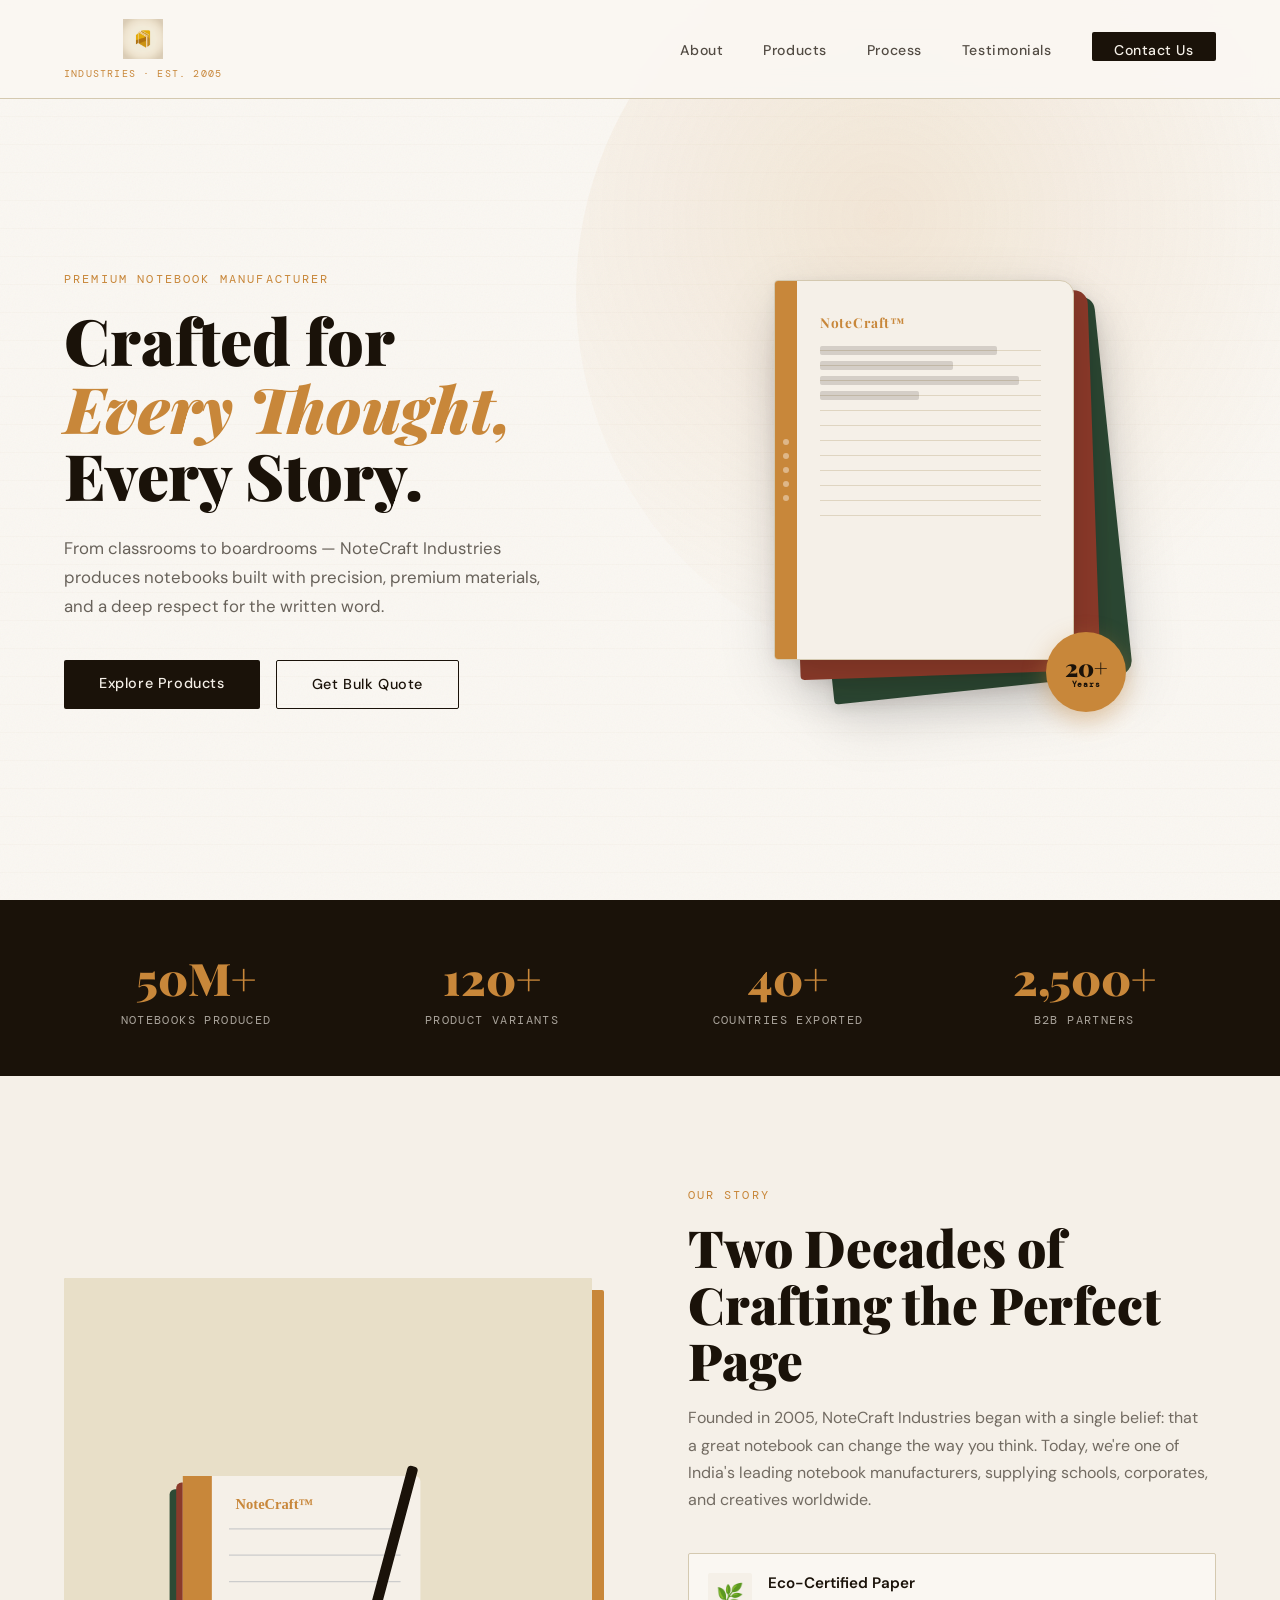
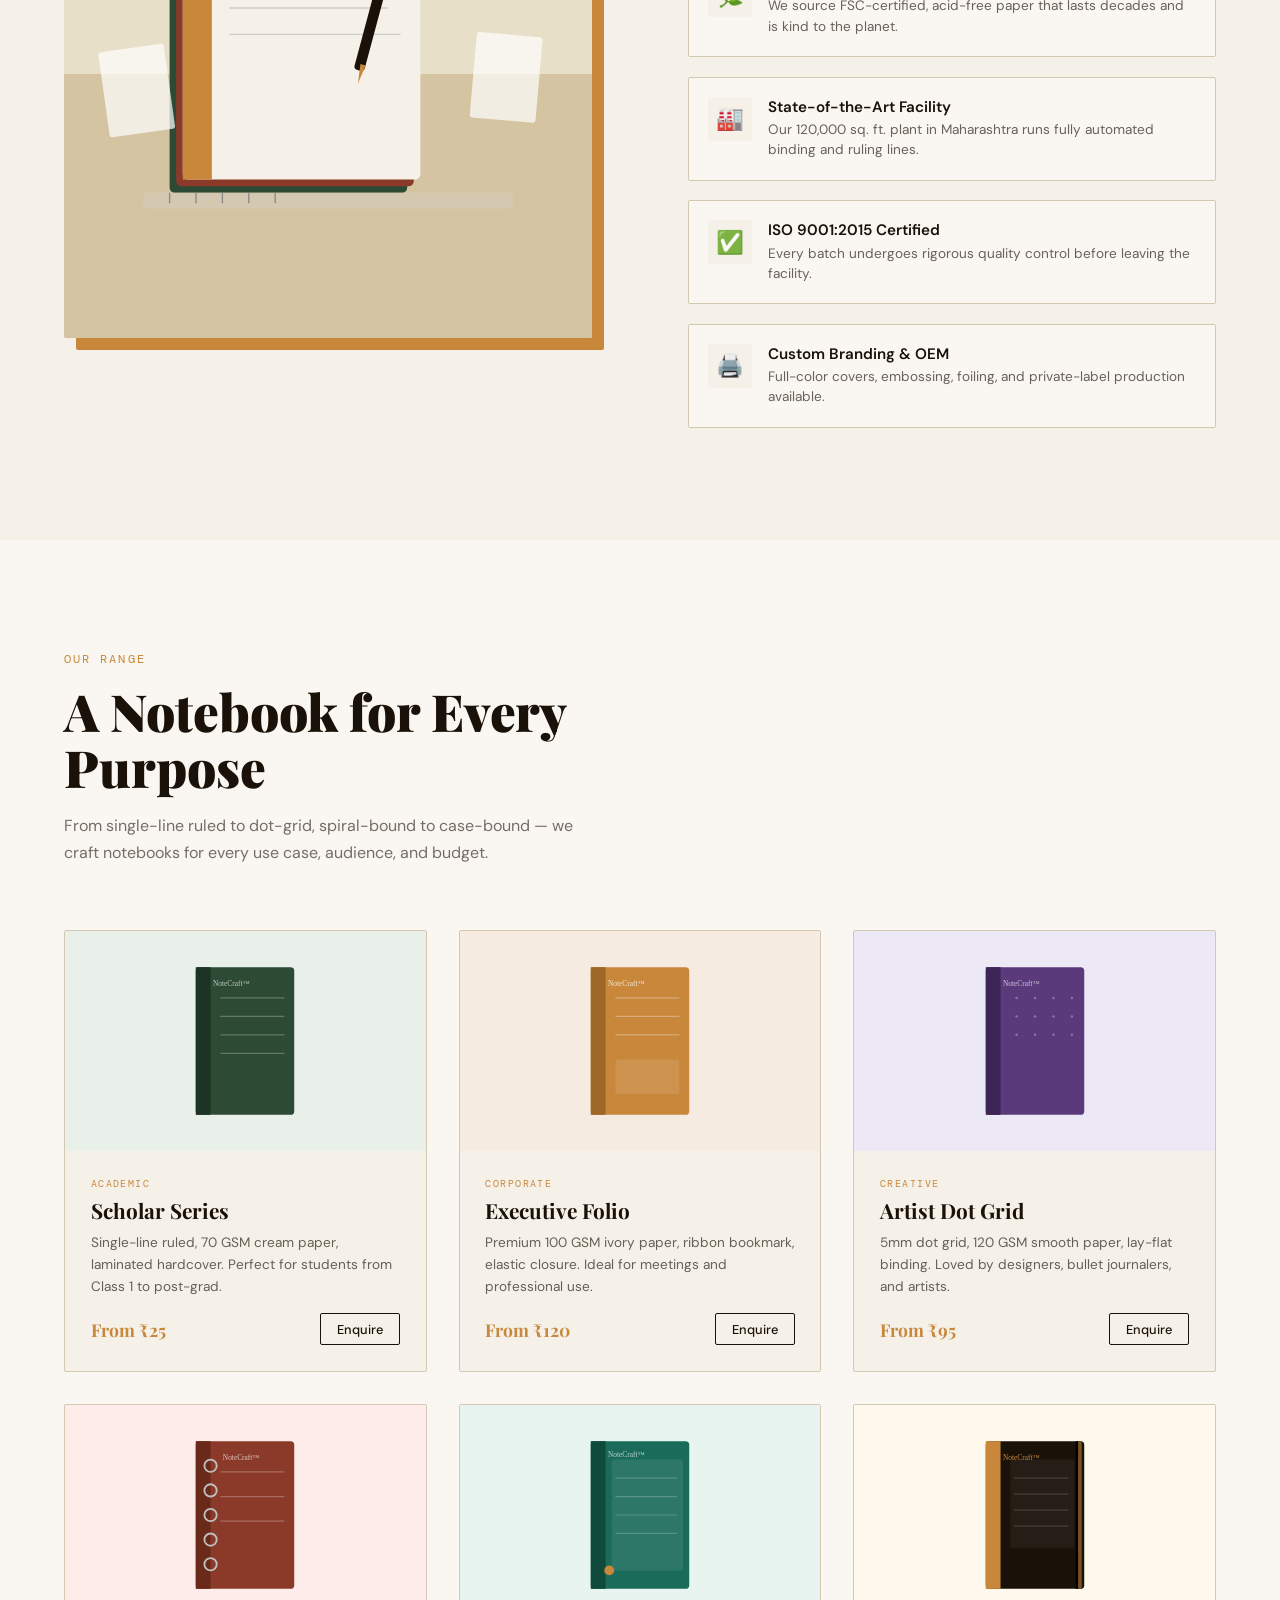
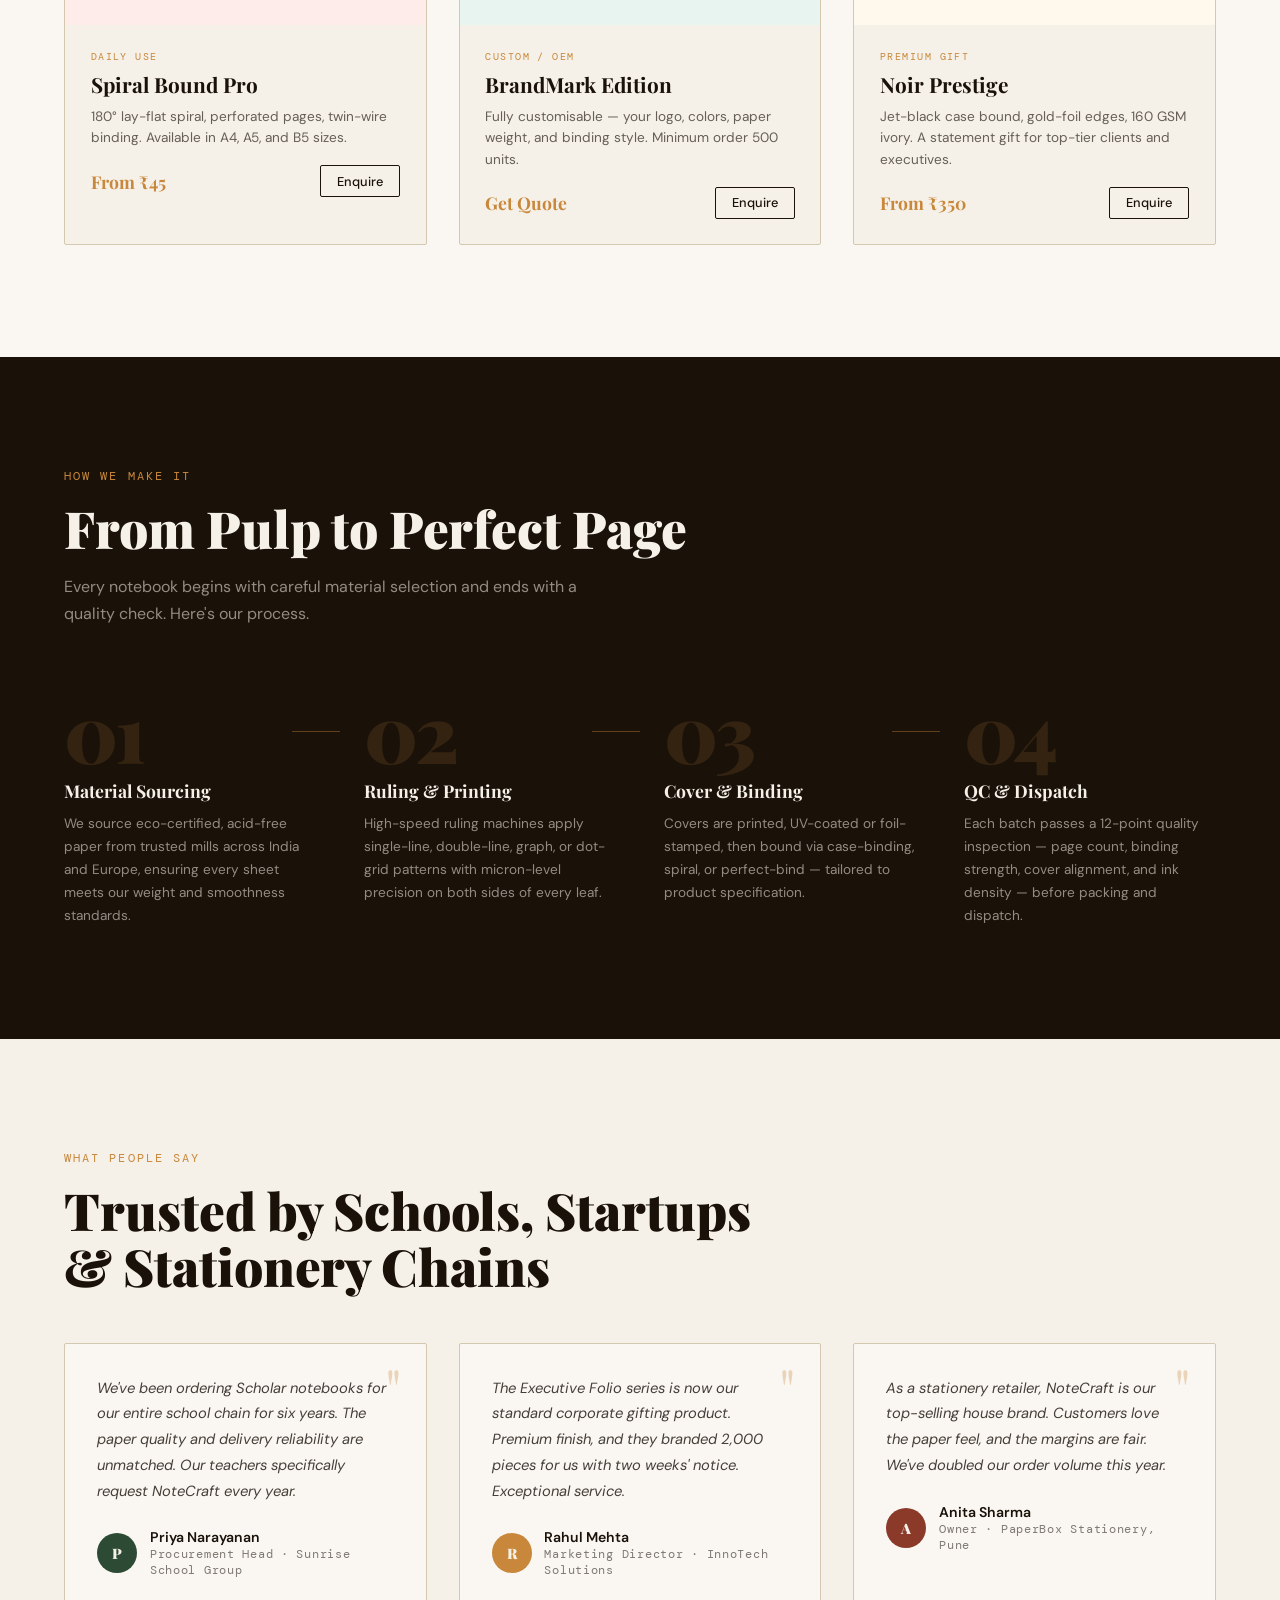
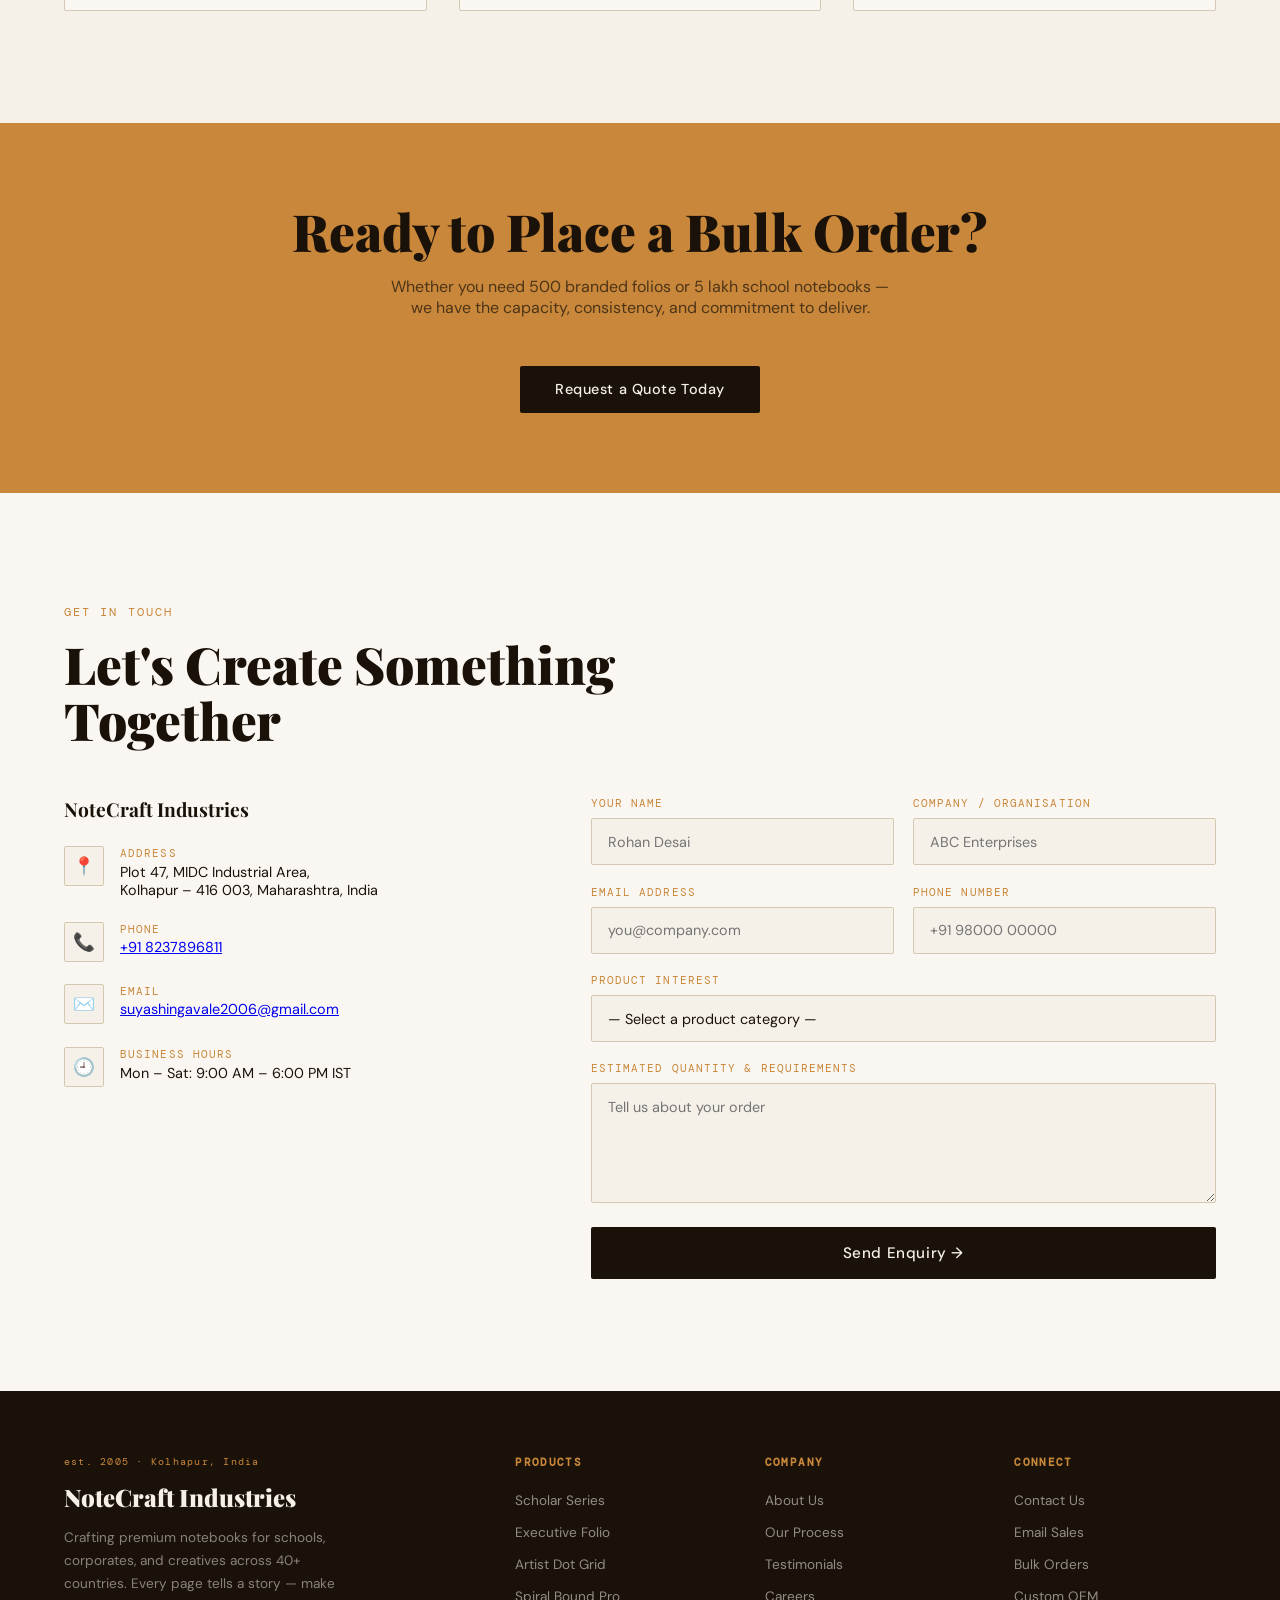
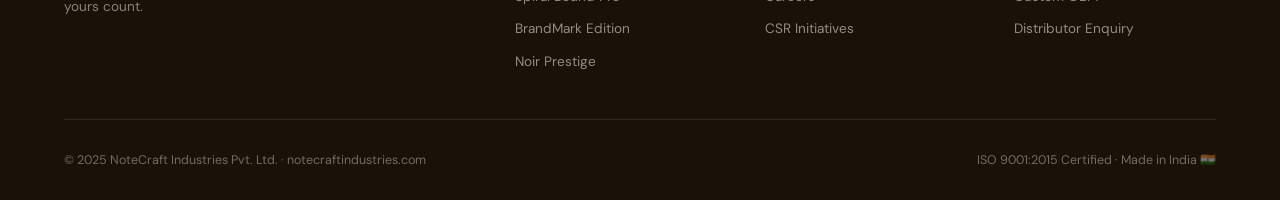
<file: index.html>
<!DOCTYPE html>
<html lang="en">
<head>
  <meta charset="UTF-8" />
  <meta name="viewport" content="width=device-width, initial-scale=1.0"/>
  <title>NoteCraft Industries – Crafted for Every Thought</title>
  <link rel="preconnect" href="https://fonts.googleapis.com">
  <link href="https://fonts.googleapis.com/css2?family=Playfair+Display:ital,wght@0,400;0,700;0,900;1,400&family=DM+Sans:wght@300;400;500&family=DM+Mono:wght@400;500&display=swap" rel="stylesheet">
  <link rel="icon" type="image/png" href="logo.png">
  <style>
    /* ─── RESET & VARIABLES ──────────────────────────────── */
    *, *::before, *::after { box-sizing: border-box; margin: 0; padding: 0; }

    :root {
      --ink:       #1a1209;
      --parchment: #f5f0e8;
      --cream:     #faf7f2;
      --amber:     #c8873a;
      --amber-lt:  #e8a857;
      --forest:    #2d4a35;
      --rust:      #8b3a2a;
      --rule:      #d4c9b0;
      --shadow:    rgba(26,18,9,0.12);
      --ff-head:   'Playfair Display', Georgia, serif;
      --ff-body:   'DM Sans', sans-serif;
      --ff-mono:   'DM Mono', monospace;
    }

    html { scroll-behavior: smooth; }

    body {
      font-family: var(--ff-body);
      background: var(--cream);
      color: var(--ink);
      overflow-x: hidden;
      cursor: default;
    }

    /* ─── PAPER TEXTURE OVERLAY ──────────────────────────── */
    body::before {
      content: '';
      position: fixed; inset: 0;
      background-image:
        repeating-linear-gradient(0deg, transparent, transparent 27px, rgba(180,160,120,.07) 28px),
        url("data:image/svg+xml,%3Csvg xmlns='http://www.w3.org/2000/svg' width='300' height='300'%3E%3Cfilter id='n'%3E%3CfeTurbulence type='fractalNoise' baseFrequency='.65' numOctaves='3' stitchTiles='stitch'/%3E%3C/filter%3E%3Crect width='300' height='300' filter='url(%23n)' opacity='.04'/%3E%3C/svg%3E");
      pointer-events: none;
      z-index: -1;
    }

    /* ─── NAVIGATION ─────────────────────────────────────── */
    nav {
      position: fixed; top: 0; left: 0; right: 0;
      z-index: 1000;
      display: flex; align-items: center; justify-content: space-between;
      padding: 1.2rem 5vw;
      background: rgba(250,247,242,.92);
      backdrop-filter: blur(12px);
      border-bottom: 1px solid var(--rule);
      transition: box-shadow .3s;
    }
    nav.scrolled { box-shadow: 0 4px 24px var(--shadow); }

    .nav-logo {
      display: flex; flex-direction: column; line-height: 1;
    }
    .nav-logo-name {
      font-family: var(--ff-head);
      font-size: 1.35rem; font-weight: 900;
      color: var(--ink); letter-spacing: -.02em;
    }
    .nav-logo-tag {
      font-family: var(--ff-mono);
      font-size: .62rem; color: var(--amber);
      letter-spacing: .12em; text-transform: uppercase;
    }

    .nav-links { display: flex; gap: 2.5rem; list-style: none; }
    .nav-links a {
      font-size: .88rem; font-weight: 500;
      color: var(--ink); text-decoration: none;
      letter-spacing: .04em; opacity: .75;
      position: relative; padding-bottom: 2px;
      transition: opacity .2s;
    }
    .nav-links a::after {
      content: ''; position: absolute; bottom: 0; left: 0;
      width: 0; height: 1px; background: var(--amber);
      transition: width .3s;
    }
    .nav-links a:hover { opacity: 1; }
    .nav-links a:hover::after { width: 100%; }

    .nav-cta {
      background: var(--ink); color: var(--parchment) !important;
      padding: .55rem 1.4rem; border-radius: 2px;
      opacity: 1 !important;
      transition: background .25s !important;
    }
    .nav-cta:hover { background: var(--amber) !important; color: var(--ink) !important; }
    .nav-cta::after { display: none !important; }

    /* ─── HERO ───────────────────────────────────────────── */
    .hero {
      min-height: 100vh;
      display: grid;
      grid-template-columns: 1fr 1fr;
      align-items: center;
      padding: 0 5vw;
      padding-top: 80px;
      gap: 4rem;
      position: relative;
      overflow: hidden;
    }

    .hero-bg-circle {
      position: absolute; top: -10%; right: -5%;
      width: 60vw; height: 60vw; max-width: 800px; max-height: 800px;
      border-radius: 50%;
      background: radial-gradient(circle at 40% 40%, rgba(200,135,58,.15), transparent 70%);
      animation: pulse 8s ease-in-out infinite;
    }
    @keyframes pulse {
      0%,100% { transform: scale(1); }
      50%      { transform: scale(1.05); }
    }

    .hero-eyebrow {
      font-family: var(--ff-mono);
      font-size: .75rem; letter-spacing: .18em;
      color: var(--amber); text-transform: uppercase;
      margin-bottom: 1.2rem;
      opacity: 0; animation: fadeUp .6s .2s ease forwards;
    }

    .hero-title {
      font-family: var(--ff-head);
      font-size: clamp(2.8rem, 5vw, 5rem);
      font-weight: 900; line-height: 1.05;
      color: var(--ink);
      opacity: 0; animation: fadeUp .6s .35s ease forwards;
    }
    .hero-title em {
      font-style: italic; color: var(--amber);
    }

    .hero-desc {
      margin-top: 1.6rem;
      font-size: 1.05rem; line-height: 1.75;
      color: rgba(26,18,9,.65); max-width: 480px;
      opacity: 0; animation: fadeUp .6s .5s ease forwards;
    }

    .hero-actions {
      margin-top: 2.4rem; display: flex; gap: 1rem; flex-wrap: wrap;
      opacity: 0; animation: fadeUp .6s .65s ease forwards;
    }
    .btn-primary {
      background: var(--ink); color: var(--parchment);
      padding: .9rem 2.2rem; border: none; border-radius: 2px;
      font-family: var(--ff-body); font-size: .9rem; font-weight: 500;
      letter-spacing: .04em; cursor: pointer;
      text-decoration: none; display: inline-block;
      transition: background .25s, transform .2s;
    }
    .btn-primary:hover { background: var(--amber); color: var(--ink); transform: translateY(-2px); }

    .btn-outline {
      background: transparent; color: var(--ink);
      padding: .9rem 2.2rem; border: 1.5px solid var(--ink); border-radius: 2px;
      font-family: var(--ff-body); font-size: .9rem; font-weight: 500;
      letter-spacing: .04em; cursor: pointer;
      text-decoration: none; display: inline-block;
      transition: border-color .25s, color .25s, transform .2s;
    }
    .btn-outline:hover { border-color: var(--amber); color: var(--amber); transform: translateY(-2px); }

    /* HERO ILLUSTRATION */
    .hero-visual {
      position: relative; display: flex; justify-content: center; align-items: center;
      opacity: 0; animation: fadeIn .8s .5s ease forwards;
    }

    .notebook-stack {
      position: relative; width: 340px; height: 420px;
    }
    .nb {
      position: absolute; border-radius: 4px 14px 14px 4px;
      box-shadow: 0 20px 60px var(--shadow), 0 4px 16px rgba(0,0,0,.08);
      overflow: hidden;
    }
    .nb-back {
      width: 300px; height: 380px;
      background: var(--forest); top: 30px; left: 40px;
      transform: rotate(-6deg);
    }
    .nb-mid {
      width: 300px; height: 380px;
      background: var(--rust); top: 15px; left: 20px;
      transform: rotate(-2deg);
    }
    .nb-front {
      width: 300px; height: 380px;
      background: var(--parchment); top: 0; left: 0;
      border: 1px solid var(--rule);
    }
    .nb-spine {
      position: absolute; left: 0; top: 0; bottom: 0; width: 22px;
      background: var(--amber);
      display: flex; flex-direction: column; align-items: center;
      justify-content: center; gap: 8px;
    }
    .nb-spine-dot {
      width: 6px; height: 6px; border-radius: 50%;
      background: rgba(255,255,255,.4);
    }
    .nb-content {
      padding: 2rem 2rem 2rem 2.8rem;
    }
    .nb-brand {
      font-family: var(--ff-head); font-size: .85rem; font-weight: 700;
      color: var(--amber); letter-spacing: .06em; margin-bottom: 1.2rem;
    }
    .nb-lines { display: flex; flex-direction: column; gap: 14px; }
    .nb-line {
      height: 1px; background: rgba(180,160,120,.35);
      position: relative;
    }
    .nb-line.filled::after {
      content: ''; position: absolute; top: -4px; left: 0;
      height: 9px; border-radius: 2px;
      background: var(--ink); opacity: .15;
      animation: lineAppear 1.2s ease forwards;
    }
    .nb-line:nth-child(1).filled::after { width: 80%; animation-delay: .8s; }
    .nb-line:nth-child(2).filled::after { width: 60%; animation-delay: .95s; }
    .nb-line:nth-child(3).filled::after { width: 90%; animation-delay: 1.1s; }
    .nb-line:nth-child(4).filled::after { width: 45%; animation-delay: 1.25s; }
    @keyframes lineAppear { from { width: 0; opacity: 0; } }

    .nb-badge {
      position: absolute; bottom: -12px; right: -12px;
      width: 80px; height: 80px; border-radius: 50%;
      background: var(--amber); color: var(--ink);
      display: flex; flex-direction: column; align-items: center; justify-content: center;
      font-family: var(--ff-head); font-weight: 900;
      box-shadow: 0 8px 24px rgba(200,135,58,.4);
      animation: rotateBadge 20s linear infinite;
    }
    .nb-badge-num { font-size: 1.5rem; line-height: 1; }
    .nb-badge-text { font-family: var(--ff-mono); font-size: .5rem; letter-spacing: .1em; }
    @keyframes rotateBadge { to { transform: rotate(360deg); } }

    @keyframes fadeUp {
      from { opacity: 0; transform: translateY(24px); }
      to   { opacity: 1; transform: translateY(0); }
    }
    @keyframes fadeIn {
      from { opacity: 0; } to { opacity: 1; }
    }

    /* ─── STATS STRIP ────────────────────────────────────── */
    .stats {
      background: var(--ink); color: var(--parchment);
      padding: 3rem 5vw;
      display: grid; grid-template-columns: repeat(4, 1fr);
      gap: 2rem; text-align: center;
    }
    .stat-num {
      font-family: var(--ff-head);
      font-size: 2.8rem; font-weight: 900; color: var(--amber);
    }
    .stat-label {
      font-family: var(--ff-mono); font-size: .72rem;
      letter-spacing: .12em; text-transform: uppercase;
      opacity: .65; margin-top: .4rem;
    }

    /* ─── SECTION BASE ───────────────────────────────────── */
    section { padding: 7rem 5vw; }
    .section-tag {
      font-family: var(--ff-mono); font-size: .72rem;
      letter-spacing: .18em; text-transform: uppercase;
      color: var(--amber); margin-bottom: 1rem;
    }
    .section-title {
      font-family: var(--ff-head); font-size: clamp(2rem, 4vw, 3.2rem);
      font-weight: 900; line-height: 1.1; color: var(--ink);
      max-width: 700px;
    }
    .section-sub {
      margin-top: 1rem; font-size: 1rem; line-height: 1.7;
      color: rgba(26,18,9,.6); max-width: 520px;
    }

    /* ─── ABOUT ──────────────────────────────────────────── */
    .about {
      background: var(--parchment);
      display: grid; grid-template-columns: 1fr 1fr; gap: 6rem; align-items: center;
    }
    .about-img-wrap {
      position: relative;
    }
    .about-img-frame {
      width: 100%; aspect-ratio: 4/5;
      background: var(--rule);
      border-radius: 2px;
      position: relative; overflow: hidden;
      box-shadow: 12px 12px 0 var(--amber);
    }
    /* Stylized craft illustration inside frame */
    .about-img-frame svg { width: 100%; height: 100%; }
    .about-features {
      margin-top: 2.5rem; display: flex; flex-direction: column; gap: 1.2rem;
    }
    .feature-item {
      display: flex; gap: 1rem; align-items: flex-start;
      padding: 1.2rem; border: 1px solid var(--rule);
      background: var(--cream); border-radius: 2px;
      transition: border-color .25s, transform .25s;
    }
    .feature-item:hover { border-color: var(--amber); transform: translateX(6px); }
    .feature-icon {
      font-size: 1.4rem; flex-shrink: 0;
      width: 44px; height: 44px; background: var(--parchment);
      border-radius: 2px; display: flex; align-items: center; justify-content: center;
    }
    .feature-title { font-weight: 600; font-size: .95rem; margin-bottom: .2rem; }
    .feature-desc { font-size: .85rem; opacity: .65; line-height: 1.5; }

    /* ─── PRODUCTS ───────────────────────────────────────── */
    .products { background: var(--cream); }
    .products-header { margin-bottom: 4rem; }
    .products-grid {
      display: grid; grid-template-columns: repeat(3, 1fr); gap: 2rem;
    }
    .product-card {
      background: var(--parchment);
      border: 1px solid var(--rule); border-radius: 2px;
      overflow: hidden;
      transition: transform .3s, box-shadow .3s;
      cursor: pointer;
    }
    .product-card:hover { transform: translateY(-8px); box-shadow: 0 24px 60px var(--shadow); }
    .product-thumb {
      height: 220px; display: flex; align-items: center; justify-content: center;
      position: relative; overflow: hidden;
    }
    .product-thumb svg { width: 120px; height: 160px; transition: transform .4s; }
    .product-card:hover .product-thumb svg { transform: scale(1.08) rotate(-3deg); }
    .product-info { padding: 1.6rem; }
    .product-cat {
      font-family: var(--ff-mono); font-size: .65rem;
      letter-spacing: .14em; color: var(--amber);
      text-transform: uppercase; margin-bottom: .4rem;
    }
    .product-name {
      font-family: var(--ff-head); font-size: 1.3rem;
      font-weight: 700; margin-bottom: .5rem;
    }
    .product-desc { font-size: .85rem; opacity: .65; line-height: 1.6; margin-bottom: 1rem; }
    .product-footer { display: flex; align-items: center; justify-content: space-between; }
    .product-price { font-family: var(--ff-head); font-size: 1.1rem; font-weight: 700; color: var(--amber); }
    .product-btn {
      background: none; border: 1.5px solid var(--ink); color: var(--ink);
      padding: .4rem 1rem; border-radius: 2px; font-size: .8rem; font-weight: 500;
      cursor: pointer; transition: all .2s; font-family: var(--ff-body);
    }
    .product-btn:hover { background: var(--ink); color: var(--parchment); }

    /* ─── PROCESS ────────────────────────────────────────── */
    .process { background: var(--ink); color: var(--parchment); }
    .process .section-title { color: var(--parchment); }
    .process .section-sub { color: rgba(245,240,232,.55); }
    .process-steps {
      margin-top: 4rem; display: grid;
      grid-template-columns: repeat(4, 1fr); gap: 3rem;
    }
    .step { position: relative; }
    .step-num {
      font-family: var(--ff-head); font-size: 5rem; font-weight: 900;
      color: rgba(200,135,58,.15); line-height: 1;
      margin-bottom: .5rem; letter-spacing: -.04em;
    }
    .step-title { font-family: var(--ff-head); font-size: 1.1rem; font-weight: 700; margin-bottom: .6rem; }
    .step-desc { font-size: .85rem; opacity: .55; line-height: 1.7; }
    .step-line {
      position: absolute; top: 2.5rem; right: -1.5rem;
      width: 3rem; height: 1px; background: var(--amber); opacity: .4;
    }
    .step:last-child .step-line { display: none; }

    /* ─── TESTIMONIALS ───────────────────────────────────── */
    .testimonials { background: var(--parchment); }
    .testimonials-grid {
      margin-top: 3rem; display: grid;
      grid-template-columns: repeat(3, 1fr); gap: 2rem;
    }
    .tcard {
      background: var(--cream); border: 1px solid var(--rule); border-radius: 2px;
      padding: 2rem; position: relative;
      transition: border-color .25s;
    }
    .tcard:hover { border-color: var(--amber); }
    .tcard-quote {
      font-family: var(--ff-head); font-size: 3.5rem;
      color: var(--amber); opacity: .3; line-height: 1;
      position: absolute; top: 1rem; right: 1.5rem;
    }
    .tcard-text { font-size: .92rem; line-height: 1.75; opacity: .8; font-style: italic; margin-bottom: 1.5rem; }
    .tcard-author { display: flex; align-items: center; gap: .8rem; }
    .tcard-avatar {
      width: 40px; height: 40px; border-radius: 50%;
      display: flex; align-items: center; justify-content: center;
      font-family: var(--ff-head); font-size: .9rem; font-weight: 900;
      color: var(--parchment); flex-shrink: 0;
    }
    .tcard-name { font-weight: 600; font-size: .88rem; }
    .tcard-role { font-size: .75rem; opacity: .55; font-family: var(--ff-mono); letter-spacing: .06em; }

    /* ─── CTA BAND ───────────────────────────────────────── */
    .cta-band {
      background: var(--amber);
      padding: 5rem 5vw; text-align: center;
    }
    .cta-band .section-title { color: var(--ink); max-width: 100%; }
    .cta-band p { margin: 1rem auto; max-width: 500px; opacity: .7; font-size: 1rem; }
    .cta-band .btn-primary { background: var(--ink); margin-top: 2rem; }
    .cta-band .btn-primary:hover { background: var(--forest); color: var(--parchment); }

    /* ─── CONTACT ────────────────────────────────────────── */
    .contact { background: var(--cream); }
    .contact-grid { display: grid; grid-template-columns: 1fr 1.4fr; gap: 5rem; margin-top: 3rem; }
    .contact-info h3 { font-family: var(--ff-head); font-size: 1.2rem; margin-bottom: 1.5rem; }
    .contact-item { display: flex; gap: 1rem; margin-bottom: 1.4rem; align-items: flex-start; }
    .contact-icon {
      width: 40px; height: 40px; background: var(--parchment);
      border: 1px solid var(--rule); border-radius: 2px;
      display: flex; align-items: center; justify-content: center;
      font-size: 1.1rem; flex-shrink: 0;
    }
    .contact-label { font-family: var(--ff-mono); font-size: .68rem; letter-spacing: .1em; color: var(--amber); text-transform: uppercase; }
    .contact-val { font-size: .9rem; margin-top: .2rem; }
    .contact-form { display: flex; flex-direction: column; gap: 1.2rem; }
    .form-row { display: grid; grid-template-columns: 1fr 1fr; gap: 1.2rem; }
    .form-field label {
      display: block; font-family: var(--ff-mono); font-size: .68rem;
      letter-spacing: .1em; color: var(--amber); text-transform: uppercase;
      margin-bottom: .5rem;
    }
    .form-field input,
    .form-field textarea,
    .form-field select {
      width: 100%; padding: .85rem 1rem;
      background: var(--parchment); border: 1px solid var(--rule);
      border-radius: 2px; font-family: var(--ff-body); font-size: .9rem; color: var(--ink);
      transition: border-color .2s;
      outline: none; appearance: none;
    }
    .form-field input:focus,
    .form-field textarea:focus,
    .form-field select:focus { border-color: var(--amber); }
    .form-field textarea { height: 120px; resize: vertical; }
    .form-submit .btn-primary { width: 100%; text-align: center; border: none; font-size: .95rem; padding: 1rem; }

    /* ─── FOOTER ─────────────────────────────────────────── */
    footer {
      background: var(--ink); color: var(--parchment);
      padding: 4rem 5vw 2rem;
    }
    .footer-top {
      display: grid; grid-template-columns: 2fr 1fr 1fr 1fr;
      gap: 3rem; padding-bottom: 3rem;
      border-bottom: 1px solid rgba(245,240,232,.1);
    }
    .footer-brand-name {
      font-family: var(--ff-head); font-size: 1.5rem; font-weight: 900; color: var(--parchment);
    }
    .footer-brand-tag {
      font-family: var(--ff-mono); font-size: .65rem;
      color: var(--amber); letter-spacing: .12em; margin-bottom: .8rem;
    }
    .footer-desc { font-size: .85rem; opacity: .5; line-height: 1.7; max-width: 280px; }
    .footer-col h4 {
      font-family: var(--ff-mono); font-size: .7rem;
      letter-spacing: .12em; text-transform: uppercase;
      color: var(--amber); margin-bottom: 1.2rem;
    }
    .footer-col ul { list-style: none; display: flex; flex-direction: column; gap: .7rem; }
    .footer-col a { color: rgba(245,240,232,.55); text-decoration: none; font-size: .85rem; transition: color .2s; }
    .footer-col a:hover { color: var(--amber); }
    .footer-bottom {
      display: flex; justify-content: space-between; align-items: center;
      padding-top: 2rem; opacity: .4; font-size: .78rem;
    }

    /* ─── HAMBURGER MENU ─────────────────────────────────── */
    .hamburger {
      display: none; flex-direction: column; gap: 5px; cursor: pointer;
      border: none; background: none; padding: 4px;
    }
    .hamburger span { display: block; width: 24px; height: 2px; background: var(--ink); transition: .3s; }

    /* ─── SCROLL ANIMATIONS ──────────────────────────────── */
    .reveal {
      opacity: 0; transform: translateY(30px);
      transition: opacity .6s ease, transform .6s ease;
    }
    .reveal.visible { opacity: 1; transform: none; }

    /* ─── RESPONSIVE ─────────────────────────────────────── */
    @media (max-width: 1024px) {
      .products-grid { grid-template-columns: repeat(2, 1fr); }
      .stats { grid-template-columns: repeat(2, 1fr); }
    }
    @media (max-width: 768px) {
      .hero { grid-template-columns: 1fr; text-align: center; padding-top: 100px; }
      .hero-visual { display: none; }
      .hero-desc { margin: 1.2rem auto 0; }
      .hero-actions { justify-content: center; }
      .about { grid-template-columns: 1fr; }
      .about-img-wrap { display: none; }
      .products-grid { grid-template-columns: 1fr; }
      .process-steps { grid-template-columns: 1fr 1fr; }
      .testimonials-grid { grid-template-columns: 1fr; }
      .contact-grid { grid-template-columns: 1fr; }
      .footer-top { grid-template-columns: 1fr 1fr; }
      .nav-links { display: none; }
      .hamburger { display: flex; }
      .stats { grid-template-columns: repeat(2, 1fr); }
    }
    @media (max-width: 480px) {
      .process-steps { grid-template-columns: 1fr; }
      .footer-top { grid-template-columns: 1fr; }
      .form-row { grid-template-columns: 1fr; }
    }
    .logo {
  height: 40px;
  width: auto;
  display: block;
}

.nav-logo {
  display: flex;
  align-items: center;
  gap: 10px;
}
  </style>
</head>
<body>

  <!-- ═══ NAVIGATION ═══════════════════════════════════ -->
  <nav id="navbar">
    <div class="nav-logo">
  <img src="logo.png" alt="Logo" class="logo">
  <span class="nav-logo-tag">Industries · est. 2005</span>
</div>
    <ul class="nav-links">
      <li><a href="#about">About</a></li>
      <li><a href="#products">Products</a></li>
      <li><a href="#process">Process</a></li>
      <li><a href="#testimonials">Testimonials</a></li>
      <li><a href="#contact" class="nav-cta">Contact Us</a></li>
    </ul>
    <button class="hamburger" onclick="toggleMenu()" aria-label="Menu">
      <span></span><span></span><span></span>
    </button>
  </nav>

  <!-- ═══ HERO ══════════════════════════════════════════ -->
  <section class="hero" id="home">
    <div class="hero-bg-circle"></div>
    <div class="hero-text">
      <p class="hero-eyebrow">Premium Notebook Manufacturer</p>
      <h1 class="hero-title">
        Crafted for<br>
        <em>Every Thought,</em><br>
        Every Story.
      </h1>
      <p class="hero-desc">
        From classrooms to boardrooms — NoteCraft Industries produces notebooks built with precision, premium materials, and a deep respect for the written word.
      </p>
      <div class="hero-actions">
        <a href="#products" class="btn-primary">Explore Products</a>
        <a href="#contact" class="btn-outline">Get Bulk Quote</a>
      </div>
    </div>

    <div class="hero-visual">
      <div class="notebook-stack">
        <div class="nb nb-back"></div>
        <div class="nb nb-mid"></div>
        <div class="nb nb-front">
          <div class="nb-spine">
            <div class="nb-spine-dot"></div>
            <div class="nb-spine-dot"></div>
            <div class="nb-spine-dot"></div>
            <div class="nb-spine-dot"></div>
            <div class="nb-spine-dot"></div>
          </div>
          <div class="nb-content">
            <div class="nb-brand">NoteCraft™</div>
            <div class="nb-lines">
              <div class="nb-line filled"></div>
              <div class="nb-line filled"></div>
              <div class="nb-line filled"></div>
              <div class="nb-line filled"></div>
              <div class="nb-line"></div>
              <div class="nb-line"></div>
              <div class="nb-line"></div>
              <div class="nb-line"></div>
              <div class="nb-line"></div>
              <div class="nb-line"></div>
              <div class="nb-line"></div>
              <div class="nb-line"></div>
            </div>
          </div>
        </div>
        <div class="nb-badge">
          <span class="nb-badge-num">20+</span>
          <span class="nb-badge-text">Years</span>
        </div>
      </div>
    </div>
  </section>

  <!-- ═══ STATS ═════════════════════════════════════════ -->
  <div class="stats">
    <div class="reveal">
      <div class="stat-num">50M+</div>
      <div class="stat-label">Notebooks Produced</div>
    </div>
    <div class="reveal">
      <div class="stat-num">120+</div>
      <div class="stat-label">Product Variants</div>
    </div>
    <div class="reveal">
      <div class="stat-num">40+</div>
      <div class="stat-label">Countries Exported</div>
    </div>
    <div class="reveal">
      <div class="stat-num">2,500+</div>
      <div class="stat-label">B2B Partners</div>
    </div>
  </div>

  <!-- ═══ ABOUT ══════════════════════════════════════════ -->
  <section class="about" id="about">
    <div class="about-img-wrap reveal">
      <div class="about-img-frame">
        <!-- Craft illustration SVG -->
        <svg viewBox="0 0 400 500" xmlns="http://www.w3.org/2000/svg">
          <rect width="400" height="500" fill="#e8dfc8"/>
          <!-- Workbench -->
          <rect x="0" y="300" width="400" height="200" fill="#c4a97d" opacity=".5"/>
          <!-- Stack of notebooks -->
          <rect x="80" y="160" width="180" height="230" rx="4" fill="#2d4a35"/>
          <rect x="85" y="155" width="180" height="230" rx="4" fill="#8b3a2a"/>
          <rect x="90" y="150" width="180" height="230" rx="4" fill="#f5f0e8"/>
          <rect x="90" y="150" width="22" height="230" fill="#c8873a"/>
          <!-- Ruled lines on notebook -->
          <line x1="125" y1="190" x2="255" y2="190" stroke="#ccc" stroke-width="1"/>
          <line x1="125" y1="210" x2="255" y2="210" stroke="#ccc" stroke-width="1"/>
          <line x1="125" y1="230" x2="255" y2="230" stroke="#ccc" stroke-width="1"/>
          <line x1="125" y1="250" x2="245" y2="250" stroke="#ccc" stroke-width="1"/>
          <line x1="125" y1="270" x2="255" y2="270" stroke="#ccc" stroke-width="1"/>
          <!-- Pen on top -->
          <rect x="240" y="140" width="8" height="160" rx="3" fill="#1a1209" transform="rotate(15,244,220)"/>
          <polygon points="244,295 248,295 246,310" fill="#c8873a" transform="rotate(15,244,220)"/>
          <!-- Brand text -->
          <text x="130" y="175" font-family="Georgia" font-size="11" fill="#c8873a" font-weight="bold">NoteCraft™</text>
          <!-- Scattered paper snippets -->
          <rect x="30" y="280" width="50" height="65" rx="2" fill="#fff" opacity=".7" transform="rotate(-8,55,312)"/>
          <rect x="310" y="270" width="50" height="65" rx="2" fill="#fff" opacity=".7" transform="rotate(5,335,302)"/>
          <!-- Ruler -->
          <rect x="60" y="390" width="280" height="12" rx="2" fill="#d4c9b0"/>
          <line x1="80"  y1="390" x2="80"  y2="398" stroke="#888" stroke-width="1"/>
          <line x1="100" y1="390" x2="100" y2="398" stroke="#888" stroke-width="1"/>
          <line x1="120" y1="390" x2="120" y2="398" stroke="#888" stroke-width="1"/>
          <line x1="140" y1="390" x2="140" y2="398" stroke="#888" stroke-width="1"/>
          <line x1="160" y1="390" x2="160" y2="398" stroke="#888" stroke-width="1"/>
        </svg>
      </div>
    </div>

    <div class="about-content">
      <p class="section-tag reveal">Our Story</p>
      <h2 class="section-title reveal">Two Decades of Crafting the Perfect Page</h2>
      <p class="section-sub reveal">Founded in 2005, NoteCraft Industries began with a single belief: that a great notebook can change the way you think. Today, we're one of India's leading notebook manufacturers, supplying schools, corporates, and creatives worldwide.</p>

      <div class="about-features">
        <div class="feature-item reveal">
          <div class="feature-icon">🌿</div>
          <div>
            <div class="feature-title">Eco-Certified Paper</div>
            <div class="feature-desc">We source FSC-certified, acid-free paper that lasts decades and is kind to the planet.</div>
          </div>
        </div>
        <div class="feature-item reveal">
          <div class="feature-icon">🏭</div>
          <div>
            <div class="feature-title">State-of-the-Art Facility</div>
            <div class="feature-desc">Our 120,000 sq. ft. plant in Maharashtra runs fully automated binding and ruling lines.</div>
          </div>
        </div>
        <div class="feature-item reveal">
          <div class="feature-icon">✅</div>
          <div>
            <div class="feature-title">ISO 9001:2015 Certified</div>
            <div class="feature-desc">Every batch undergoes rigorous quality control before leaving the facility.</div>
          </div>
        </div>
        <div class="feature-item reveal">
          <div class="feature-icon">🖨️</div>
          <div>
            <div class="feature-title">Custom Branding & OEM</div>
            <div class="feature-desc">Full-color covers, embossing, foiling, and private-label production available.</div>
          </div>
        </div>
      </div>
    </div>
  </section>

  <!-- ═══ PRODUCTS ═══════════════════════════════════════ -->
  <section class="products" id="products">
    <div class="products-header">
      <p class="section-tag reveal">Our Range</p>
      <h2 class="section-title reveal">A Notebook for Every Purpose</h2>
      <p class="section-sub reveal">From single-line ruled to dot-grid, spiral-bound to case-bound — we craft notebooks for every use case, audience, and budget.</p>
    </div>
    <div class="products-grid">

      <!-- Product 1 -->
      <div class="product-card reveal">
        <div class="product-thumb" style="background:#e8f0e9;">
          <svg viewBox="0 0 90 130" xmlns="http://www.w3.org/2000/svg">
            <rect x="5" y="5" width="80" height="120" rx="3" fill="#2d4a35"/>
            <rect x="5" y="5" width="12" height="120" fill="#1d3425"/>
            <line x1="25" y1="30" x2="77" y2="30" stroke="rgba(255,255,255,.25)" stroke-width="1"/>
            <line x1="25" y1="45" x2="77" y2="45" stroke="rgba(255,255,255,.25)" stroke-width="1"/>
            <line x1="25" y1="60" x2="77" y2="60" stroke="rgba(255,255,255,.25)" stroke-width="1"/>
            <line x1="25" y1="75" x2="77" y2="75" stroke="rgba(255,255,255,.25)" stroke-width="1"/>
            <text x="19" y="20" font-size="6" fill="rgba(255,255,255,.7)" font-family="Georgia">NoteCraft™</text>
          </svg>
        </div>
        <div class="product-info">
          <div class="product-cat">Academic</div>
          <div class="product-name">Scholar Series</div>
          <div class="product-desc">Single-line ruled, 70 GSM cream paper, laminated hardcover. Perfect for students from Class 1 to post-grad.</div>
          <div class="product-footer">
            <span class="product-price">From ₹25</span>
            <button class="product-btn">Enquire</button>
          </div>
        </div>
      </div>

      <!-- Product 2 -->
      <div class="product-card reveal">
        <div class="product-thumb" style="background:#f5ebe0;">
          <svg viewBox="0 0 90 130" xmlns="http://www.w3.org/2000/svg">
            <rect x="5" y="5" width="80" height="120" rx="3" fill="#c8873a"/>
            <rect x="5" y="5" width="12" height="120" fill="#a06828"/>
            <line x1="25" y1="30" x2="77" y2="30" stroke="rgba(255,255,255,.3)" stroke-width="1"/>
            <line x1="25" y1="45" x2="77" y2="45" stroke="rgba(255,255,255,.3)" stroke-width="1"/>
            <line x1="25" y1="60" x2="77" y2="60" stroke="rgba(255,255,255,.3)" stroke-width="1"/>
            <rect x="25" y="80" width="52" height="28" rx="2" fill="rgba(255,255,255,.1)"/>
            <text x="19" y="20" font-size="6" fill="rgba(255,255,255,.8)" font-family="Georgia">NoteCraft™</text>
          </svg>
        </div>
        <div class="product-info">
          <div class="product-cat">Corporate</div>
          <div class="product-name">Executive Folio</div>
          <div class="product-desc">Premium 100 GSM ivory paper, ribbon bookmark, elastic closure. Ideal for meetings and professional use.</div>
          <div class="product-footer">
            <span class="product-price">From ₹120</span>
            <button class="product-btn">Enquire</button>
          </div>
        </div>
      </div>

      <!-- Product 3 -->
      <div class="product-card reveal">
        <div class="product-thumb" style="background:#ece8f5;">
          <svg viewBox="0 0 90 130" xmlns="http://www.w3.org/2000/svg">
            <rect x="5" y="5" width="80" height="120" rx="3" fill="#5a3a7a"/>
            <rect x="5" y="5" width="12" height="120" fill="#3d2558"/>
            <!-- Dot grid -->
            <circle cx="30" cy="30" r="1" fill="rgba(255,255,255,.3)"/>
            <circle cx="45" cy="30" r="1" fill="rgba(255,255,255,.3)"/>
            <circle cx="60" cy="30" r="1" fill="rgba(255,255,255,.3)"/>
            <circle cx="75" cy="30" r="1" fill="rgba(255,255,255,.3)"/>
            <circle cx="30" cy="45" r="1" fill="rgba(255,255,255,.3)"/>
            <circle cx="45" cy="45" r="1" fill="rgba(255,255,255,.3)"/>
            <circle cx="60" cy="45" r="1" fill="rgba(255,255,255,.3)"/>
            <circle cx="75" cy="45" r="1" fill="rgba(255,255,255,.3)"/>
            <circle cx="30" cy="60" r="1" fill="rgba(255,255,255,.3)"/>
            <circle cx="45" cy="60" r="1" fill="rgba(255,255,255,.3)"/>
            <circle cx="60" cy="60" r="1" fill="rgba(255,255,255,.3)"/>
            <circle cx="75" cy="60" r="1" fill="rgba(255,255,255,.3)"/>
            <text x="19" y="20" font-size="6" fill="rgba(255,255,255,.7)" font-family="Georgia">NoteCraft™</text>
          </svg>
        </div>
        <div class="product-info">
          <div class="product-cat">Creative</div>
          <div class="product-name">Artist Dot Grid</div>
          <div class="product-desc">5mm dot grid, 120 GSM smooth paper, lay-flat binding. Loved by designers, bullet journalers, and artists.</div>
          <div class="product-footer">
            <span class="product-price">From ₹95</span>
            <button class="product-btn">Enquire</button>
          </div>
        </div>
      </div>

      <!-- Product 4 -->
      <div class="product-card reveal">
        <div class="product-thumb" style="background:#fdecea;">
          <svg viewBox="0 0 90 130" xmlns="http://www.w3.org/2000/svg">
            <rect x="5" y="5" width="80" height="120" rx="3" fill="#8b3a2a"/>
            <rect x="5" y="5" width="12" height="120" fill="#6a2a1a"/>
            <!-- Spiral rings -->
            <circle cx="17" cy="25" r="5" fill="none" stroke="silver" stroke-width="1.5"/>
            <circle cx="17" cy="45" r="5" fill="none" stroke="silver" stroke-width="1.5"/>
            <circle cx="17" cy="65" r="5" fill="none" stroke="silver" stroke-width="1.5"/>
            <circle cx="17" cy="85" r="5" fill="none" stroke="silver" stroke-width="1.5"/>
            <circle cx="17" cy="105" r="5" fill="none" stroke="silver" stroke-width="1.5"/>
            <line x1="25" y1="30" x2="77" y2="30" stroke="rgba(255,255,255,.25)" stroke-width="1"/>
            <line x1="25" y1="50" x2="77" y2="50" stroke="rgba(255,255,255,.25)" stroke-width="1"/>
            <line x1="25" y1="70" x2="77" y2="70" stroke="rgba(255,255,255,.25)" stroke-width="1"/>
            <text x="27" y="20" font-size="6" fill="rgba(255,255,255,.7)" font-family="Georgia">NoteCraft™</text>
          </svg>
        </div>
        <div class="product-info">
          <div class="product-cat">Daily Use</div>
          <div class="product-name">Spiral Bound Pro</div>
          <div class="product-desc">180° lay-flat spiral, perforated pages, twin-wire binding. Available in A4, A5, and B5 sizes.</div>
          <div class="product-footer">
            <span class="product-price">From ₹45</span>
            <button class="product-btn">Enquire</button>
          </div>
        </div>
      </div>

      <!-- Product 5 -->
      <div class="product-card reveal">
        <div class="product-thumb" style="background:#e8f4f0;">
          <svg viewBox="0 0 90 130" xmlns="http://www.w3.org/2000/svg">
            <rect x="5" y="5" width="80" height="120" rx="3" fill="#1a6b5a"/>
            <rect x="5" y="5" width="12" height="120" fill="#0f4a3a"/>
            <rect x="22" y="20" width="58" height="90" rx="2" fill="rgba(255,255,255,.08)"/>
            <line x1="25" y1="35" x2="75" y2="35" stroke="rgba(255,255,255,.2)" stroke-width="1"/>
            <line x1="25" y1="50" x2="75" y2="50" stroke="rgba(255,255,255,.2)" stroke-width="1"/>
            <line x1="25" y1="65" x2="75" y2="65" stroke="rgba(255,255,255,.2)" stroke-width="1"/>
            <line x1="25" y1="80" x2="75" y2="80" stroke="rgba(255,255,255,.2)" stroke-width="1"/>
            <circle cx="20" cy="110" r="4" fill="#c8873a"/>
            <text x="19" y="18" font-size="6" fill="rgba(255,255,255,.7)" font-family="Georgia">NoteCraft™</text>
          </svg>
        </div>
        <div class="product-info">
          <div class="product-cat">Custom / OEM</div>
          <div class="product-name">BrandMark Edition</div>
          <div class="product-desc">Fully customisable — your logo, colors, paper weight, and binding style. Minimum order 500 units.</div>
          <div class="product-footer">
            <span class="product-price">Get Quote</span>
            <button class="product-btn">Enquire</button>
          </div>
        </div>
      </div>

      <!-- Product 6 -->
      <div class="product-card reveal">
        <div class="product-thumb" style="background:#fef9ec;">
          <svg viewBox="0 0 90 130" xmlns="http://www.w3.org/2000/svg">
            <rect x="5" y="5" width="80" height="120" rx="3" fill="#1a1209"/>
            <rect x="5" y="5" width="12" height="120" fill="#c8873a"/>
            <rect x="25" y="20" width="52" height="72" rx="2" fill="rgba(255,255,255,.05)"/>
            <line x1="28" y1="35" x2="72" y2="35" stroke="rgba(255,255,255,.15)" stroke-width="1"/>
            <line x1="28" y1="48" x2="72" y2="48" stroke="rgba(255,255,255,.15)" stroke-width="1"/>
            <line x1="28" y1="61" x2="72" y2="61" stroke="rgba(255,255,255,.15)" stroke-width="1"/>
            <line x1="28" y1="74" x2="72" y2="74" stroke="rgba(255,255,255,.15)" stroke-width="1"/>
            <!-- Gold foil edge effect -->
            <rect x="78" y="5" width="5" height="120" fill="linear-gradient(#c8873a,#a06828)"/>
            <rect x="80" y="5" width="3" height="120" fill="#c8873a" opacity=".6"/>
            <text x="19" y="20" font-size="6" fill="#c8873a" font-family="Georgia">NoteCraft™</text>
          </svg>
        </div>
        <div class="product-info">
          <div class="product-cat">Premium Gift</div>
          <div class="product-name">Noir Prestige</div>
          <div class="product-desc">Jet-black case bound, gold-foil edges, 160 GSM ivory. A statement gift for top-tier clients and executives.</div>
          <div class="product-footer">
            <span class="product-price">From ₹350</span>
            <button class="product-btn">Enquire</button>
          </div>
        </div>
      </div>

    </div>
  </section>

  <!-- ═══ PROCESS ════════════════════════════════════════ -->
  <section class="process" id="process">
    <p class="section-tag">How We Make It</p>
    <h2 class="section-title">From Pulp to Perfect Page</h2>
    <p class="section-sub">Every notebook begins with careful material selection and ends with a quality check. Here's our process.</p>
    <div class="process-steps">
      <div class="step reveal">
        <div class="step-num">01</div>
        <div class="step-title">Material Sourcing</div>
        <div class="step-desc">We source eco-certified, acid-free paper from trusted mills across India and Europe, ensuring every sheet meets our weight and smoothness standards.</div>
        <div class="step-line"></div>
      </div>
      <div class="step reveal">
        <div class="step-num">02</div>
        <div class="step-title">Ruling & Printing</div>
        <div class="step-desc">High-speed ruling machines apply single-line, double-line, graph, or dot-grid patterns with micron-level precision on both sides of every leaf.</div>
        <div class="step-line"></div>
      </div>
      <div class="step reveal">
        <div class="step-num">03</div>
        <div class="step-title">Cover & Binding</div>
        <div class="step-desc">Covers are printed, UV-coated or foil-stamped, then bound via case-binding, spiral, or perfect-bind — tailored to product specification.</div>
        <div class="step-line"></div>
      </div>
      <div class="step reveal">
        <div class="step-num">04</div>
        <div class="step-title">QC & Dispatch</div>
        <div class="step-desc">Each batch passes a 12-point quality inspection — page count, binding strength, cover alignment, and ink density — before packing and dispatch.</div>
      </div>
    </div>
  </section>

  <!-- ═══ TESTIMONIALS ═══════════════════════════════════ -->
  <section class="testimonials" id="testimonials">
    <p class="section-tag reveal">What People Say</p>
    <h2 class="section-title reveal">Trusted by Schools, Startups & Stationery Chains</h2>
    <div class="testimonials-grid">

      <div class="tcard reveal">
        <div class="tcard-quote">"</div>
        <p class="tcard-text">We've been ordering Scholar notebooks for our entire school chain for six years. The paper quality and delivery reliability are unmatched. Our teachers specifically request NoteCraft every year.</p>
        <div class="tcard-author">
          <div class="tcard-avatar" style="background:#2d4a35;">P</div>
          <div>
            <div class="tcard-name">Priya Narayanan</div>
            <div class="tcard-role">Procurement Head · Sunrise School Group</div>
          </div>
        </div>
      </div>

      <div class="tcard reveal">
        <div class="tcard-quote">"</div>
        <p class="tcard-text">The Executive Folio series is now our standard corporate gifting product. Premium finish, and they branded 2,000 pieces for us with two weeks' notice. Exceptional service.</p>
        <div class="tcard-author">
          <div class="tcard-avatar" style="background:#c8873a;">R</div>
          <div>
            <div class="tcard-name">Rahul Mehta</div>
            <div class="tcard-role">Marketing Director · InnoTech Solutions</div>
          </div>
        </div>
      </div>

      <div class="tcard reveal">
        <div class="tcard-quote">"</div>
        <p class="tcard-text">As a stationery retailer, NoteCraft is our top-selling house brand. Customers love the paper feel, and the margins are fair. We've doubled our order volume this year.</p>
        <div class="tcard-author">
          <div class="tcard-avatar" style="background:#8b3a2a;">A</div>
          <div>
            <div class="tcard-name">Anita Sharma</div>
            <div class="tcard-role">Owner · PaperBox Stationery, Pune</div>
          </div>
        </div>
      </div>

    </div>
  </section>

  <!-- ═══ CTA BAND ═══════════════════════════════════════ -->
  <div class="cta-band">
    <h2 class="section-title">Ready to Place a Bulk Order?</h2>
    <p>Whether you need 500 branded folios or 5 lakh school notebooks — we have the capacity, consistency, and commitment to deliver.</p>
    <a href="#contact" class="btn-primary">Request a Quote Today</a>
  </div>

  <!-- ═══ CONTACT ════════════════════════════════════════ -->
  <section class="contact" id="contact">
    <p class="section-tag reveal">Get in Touch</p>
    <h2 class="section-title reveal">Let's Create Something Together</h2>
    <div class="contact-grid">
      <div class="contact-info reveal">
        <h3>NoteCraft Industries</h3>

        <div class="contact-item">
          <div class="contact-icon">📍</div>
          <div>
            <div class="contact-label">Address</div>
            <div class="contact-val">Plot 47, MIDC Industrial Area,<br>Kolhapur – 416 003, Maharashtra, India</div>
          </div>
        </div>
        <div class="contact-item">
          <div class="contact-icon">📞</div>
          <div>
            <div class="contact-label">Phone</div>
            <a href="tel:+918237896811" class="contact-val">+91 8237896811</a>
          </div>
        </div>
        <div class="contact-item">
          <div class="contact-icon">✉️</div>
          <div>
            <div class="contact-label">Email</div>
            <a href="mailto:suyashingavale2006@gmail.com" class="contact-val">suyashingavale2006@gmail.com</a>
          </div>
        </div>
        <div class="contact-item">
          <div class="contact-icon">🕘</div>
          <div>
            <div class="contact-label">Business Hours</div>
            <div class="contact-val">Mon – Sat: 9:00 AM – 6:00 PM IST</div>
          </div>
        </div>
      </div>

      <form class="contact-form reveal" onsubmit="sendToWhatsApp(event)">
        <div class="form-row">
          <div class="form-field">
            <label>Your Name</label>
            <input type="text" name="name" placeholder="Rohan Desai">
          </div>
          <div class="form-field">
            <label>Company / Organisation</label>
            <input type="text" name="company" placeholder="ABC Enterprises">
          </div>
        </div>
        <div class="form-row">
          <div class="form-field">
            <label>Email Address</label>
            <input type="email" name="email" placeholder="you@company.com">
          </div>
          <div class="form-field">
            <label>Phone Number</label>
            <input type="tel" name="phone" placeholder="+91 98000 00000">
          </div>
        </div>
        <div class="form-field">
          <label>Product Interest</label>
          <select name="product">
            <option value="">— Select a product category —</option>
            <option>Scholar Series (Academic)</option>
            <option>Executive Folio (Corporate)</option>
            <option>Artist Dot Grid (Creative)</option>
            <option>Spiral Bound Pro</option>
            <option>BrandMark Edition (Custom/OEM)</option>
            <option>Noir Prestige (Premium Gift)</option>
            <option>Other / Multiple</option>
          </select>
        </div>
        <div class="form-field">
          <label>Estimated Quantity & Requirements</label>
          <textarea name="message" placeholder="Tell us about your order"></textarea>
        </div>
        <div class="form-submit">
          <button type="submit" class="btn-primary">Send Enquiry →</button>
        </div>
      </form>
    </div>
  </section>

  <!-- ═══ FOOTER ════════════════════════════════════════ -->
  <footer>
    <div class="footer-top">
      <div>
        <div class="footer-brand-tag">est. 2005 · Kolhapur, India</div>
        <div class="footer-brand-name">NoteCraft Industries</div>
        <p class="footer-desc" style="margin-top:.8rem;">Crafting premium notebooks for schools, corporates, and creatives across 40+ countries. Every page tells a story — make yours count.</p>
      </div>
      <div class="footer-col">
        <h4>Products</h4>
        <ul>
          <li><a href="#products">Scholar Series</a></li>
          <li><a href="#products">Executive Folio</a></li>
          <li><a href="#products">Artist Dot Grid</a></li>
          <li><a href="#products">Spiral Bound Pro</a></li>
          <li><a href="#products">BrandMark Edition</a></li>
          <li><a href="#products">Noir Prestige</a></li>
        </ul>
      </div>
      <div class="footer-col">
        <h4>Company</h4>
        <ul>
          <li><a href="#about">About Us</a></li>
          <li><a href="#process">Our Process</a></li>
          <li><a href="#testimonials">Testimonials</a></li>
          <li><a href="#contact">Careers</a></li>
          <li><a href="#contact">CSR Initiatives</a></li>
        </ul>
      </div>
      <div class="footer-col">
        <h4>Connect</h4>
        <ul>
          <li><a href="#contact">Contact Us</a></li>
          <li><a href="mailto:sales@notecraftindustries.com">Email Sales</a></li>
          <li><a href="#contact">Bulk Orders</a></li>
          <li><a href="#contact">Custom OEM</a></li>
          <li><a href="#contact">Distributor Enquiry</a></li>
        </ul>
      </div>
    </div>
    <div class="footer-bottom">
      <span>© 2025 NoteCraft Industries Pvt. Ltd. · notecraftindustries.com</span>
      <span>ISO 9001:2015 Certified · Made in India 🇮🇳</span>
    </div>
  </footer>

  <!-- ═══ SCRIPTS ════════════════════════════════════════ -->
  <script>
    // Navbar scroll effect
    const navbar = document.getElementById('navbar');
    window.addEventListener('scroll', () => {
      navbar.classList.toggle('scrolled', window.scrollY > 40);
    });

    // Scroll reveal
    const reveals = document.querySelectorAll('.reveal');
    const observer = new IntersectionObserver((entries) => {
      entries.forEach(entry => {
        if (entry.isIntersecting) {
          entry.target.classList.add('visible');
          // stagger siblings
          const siblings = entry.target.parentElement.querySelectorAll('.reveal');
          siblings.forEach((el, i) => {
            if (!el.classList.contains('visible')) {
              setTimeout(() => el.classList.add('visible'), i * 120);
            }
          });
        }
      });
    }, { threshold: 0.12 });
    reveals.forEach(el => observer.observe(el));

    // Smooth scroll for all anchor links
    document.querySelectorAll('a[href^="#"]').forEach(a => {
      a.addEventListener('click', e => {
        const target = document.querySelector(a.getAttribute('href'));
        if (target) {
          e.preventDefault();
          target.scrollIntoView({ behavior: 'smooth', block: 'start' });
        }
      });
    });

    // Mobile menu
    function toggleMenu() {
      const nav = document.querySelector('.nav-links');
      if (nav.style.display === 'flex') {
        nav.style.display = 'none';
      } else {
        nav.style.cssText = `
          display: flex; flex-direction: column;
          position: fixed; top: 70px; left: 0; right: 0;
          background: rgba(250,247,242,.97); backdrop-filter: blur(12px);
          padding: 2rem; gap: 1.5rem;
          border-bottom: 1px solid #d4c9b0;
          z-index: 999;
        `;
      }
    }

    // Enquire buttons
    document.querySelectorAll('.product-btn').forEach(btn => {
      btn.addEventListener('click', () => {
        document.querySelector('#contact').scrollIntoView({ behavior: 'smooth' });
      });
    });

    // Form submit
    function handleSubmit() {
      const btn = document.querySelector('.form-submit .btn-primary');
      btn.textContent = '✓ Enquiry Sent!';
      btn.style.background = '#2d4a35';
      setTimeout(() => {
        btn.textContent = 'Send Enquiry →';
        btn.style.background = '';
      }, 3000);
    }

    // Animated counters on stats
    function animateCount(el, target, suffix = '') {
      let count = 0;
      const step = target / 60;
      const interval = setInterval(() => {
        count = Math.min(count + step, target);
        el.textContent = (count >= 1000 ? (count/1000).toFixed(1)+'K' : Math.round(count)) + suffix;
        if (count >= target) clearInterval(interval);
      }, 20);
    }
  </script>
  <script>
function sendToWhatsApp(event) {
  event.preventDefault();

  let name = document.querySelector('[name="name"]').value || "";
  let company = document.querySelector('[name="company"]').value || "";
  let email = document.querySelector('[name="email"]').value || "";
  let phoneInput = document.querySelector('[name="phone"]').value || "";
  let product = document.querySelector('[name="product"]').value || "";
  let message = document.querySelector('[name="message"]').value || "";

  let yourNumber = "918237896811";

  let text =
`New Enquiry:

Name: ${name}
Company: ${company}
Email: ${email}
Phone: ${phoneInput}
Product: ${product}
Message: ${message}`;

  let encodedText = encodeURIComponent(text);

  let isMobile = /Android|iPhone|iPad|iPod/i.test(navigator.userAgent);

  let url;

  if (isMobile) {
    url = "https://wa.me/" + yourNumber + "?text=" + encodedText;
  } else {
    url = "https://web.whatsapp.com/send?phone=" + yourNumber + "&text=" + encodedText;
  }

  window.open(url, "_blank");
}
</script>
</body>
</html>
</file>
